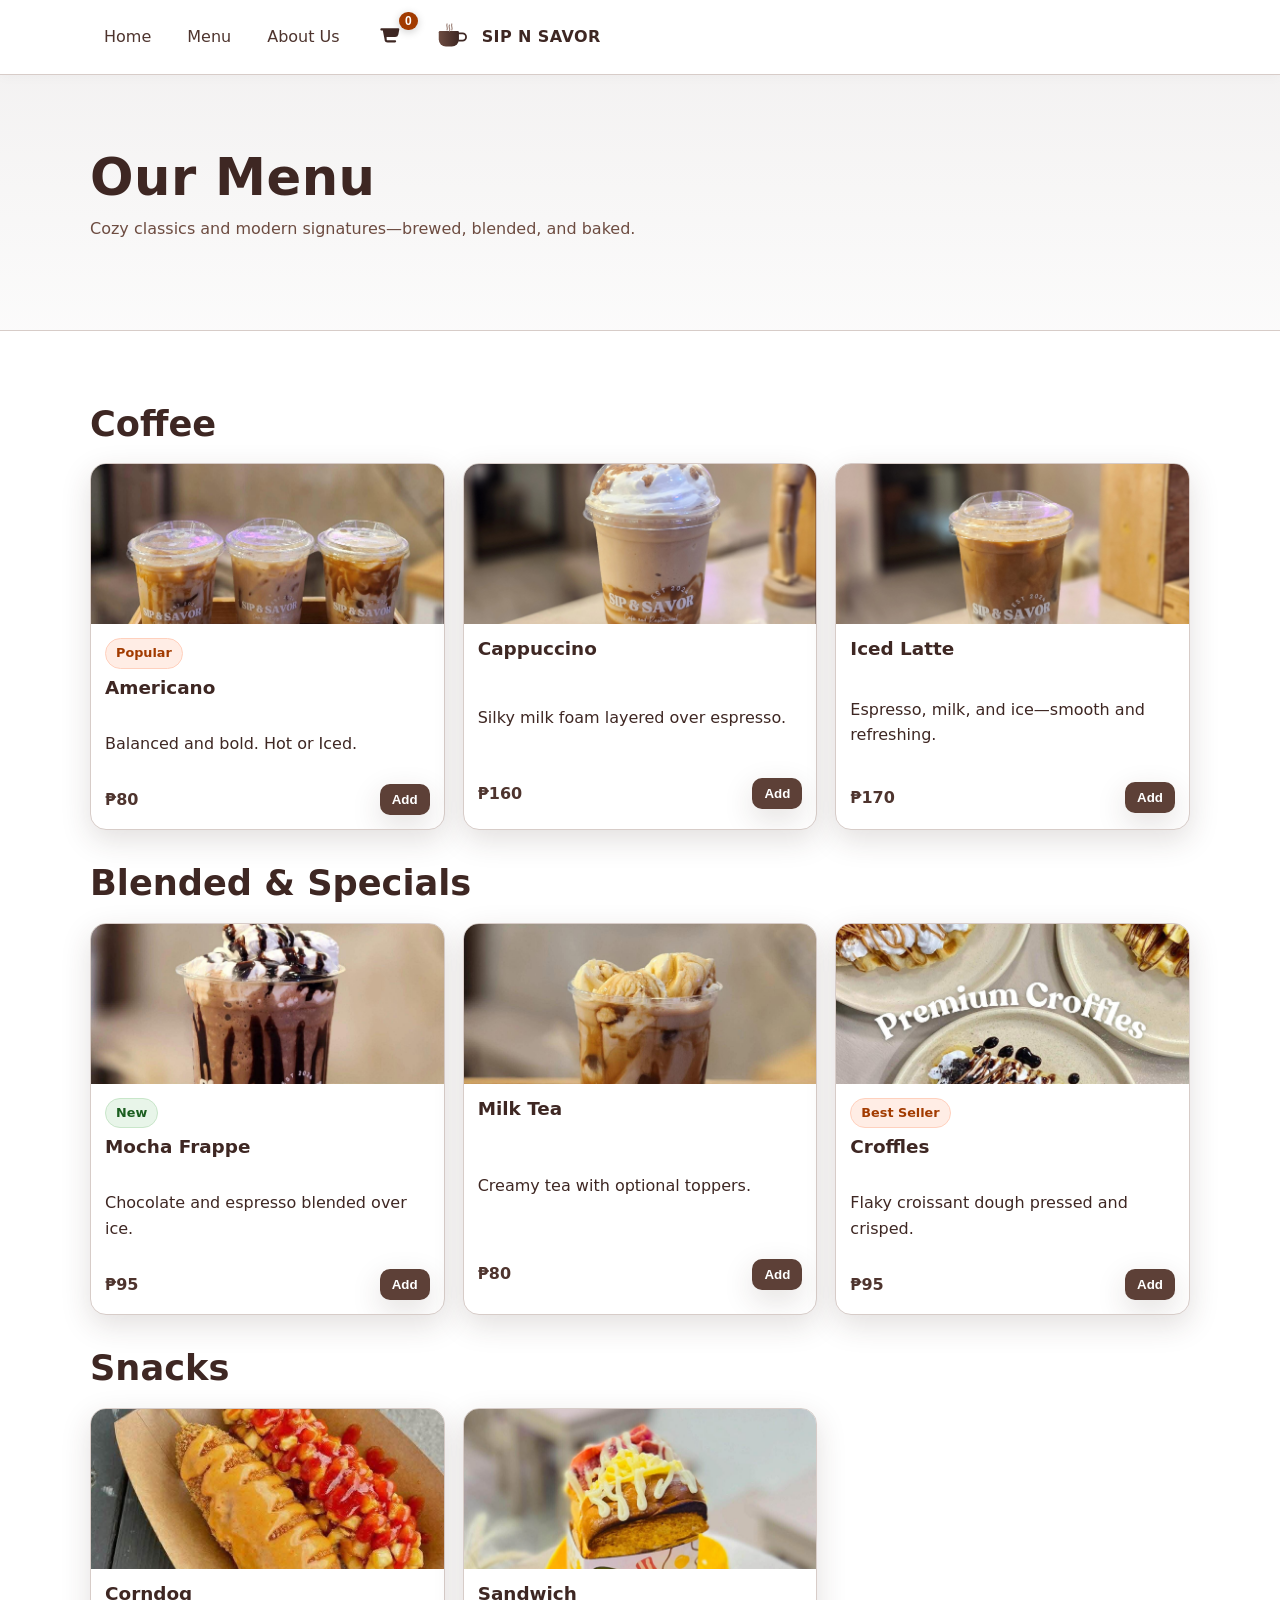
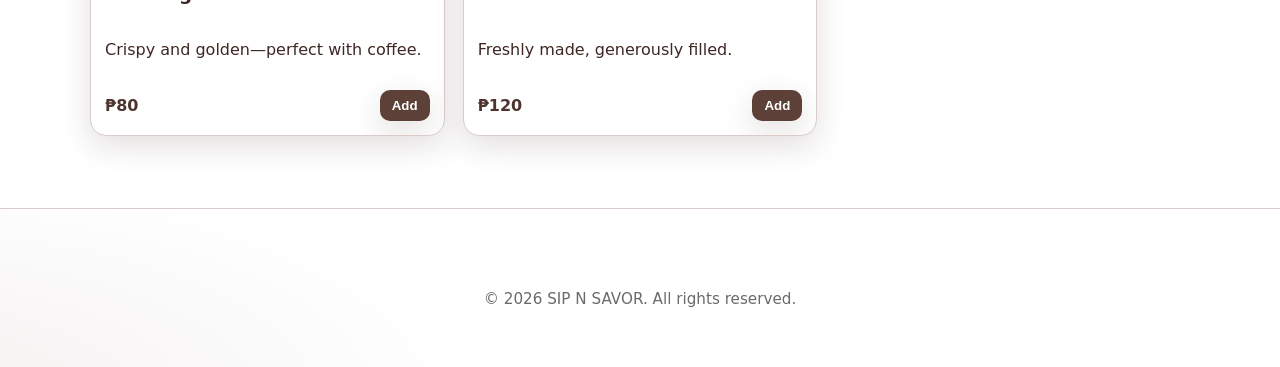
<file: menu.html>
<!doctype html>
<html lang="en">
<head>
  <meta charset="utf-8" />
  <meta name="viewport" content="width=device-width, initial-scale=1" />
  <title>Menu — SIP N SAVOR</title>
  <meta name="description" content="Browse the SIP N SAVOR menu of coffee, teas, and snacks." />
  <link rel="stylesheet" href="styles.css" />
</head>
<body>
  <!-- =================== NAVBAR (shared) =================== -->
  <header class="site-header">
    <nav class="nav container" aria-label="Primary">
      <input type="checkbox" id="nav-toggle" class="nav-toggle" aria-label="Open navigation" />
      <label for="nav-toggle" class="hamburger" aria-hidden="true">
        <span></span><span></span><span></span>
      </label>
      <ul class="nav-links" role="list">
        <li><a class="nav-link" href="index.html#home">Home</a></li>
        <li><a class="nav-link" href="menu.html">Menu</a></li>
        <li><a class="nav-link" href="index.html#about">About Us</a></li>
      </ul>
      <div class="nav-actions">
        <button id="cart-btn" class="cart-button" aria-label="Open cart" title="Cart">
          <svg viewBox="0 0 24 24" aria-hidden="true" focusable="false">
            <path d="M7 4h-2a1 1 0 1 0 0 2h1.28l1.6 8.03A3 3 0 0 0 10.84 17h6.78a1 1 0 1 0 0-2h-6.78a1 1 0 0 1-.98-.8L9.8 12h7.87a3 3 0 0 0 2.94-2.42l.89-4.45A1 1 0 0 0 20.52 4H7Zm12.29 2-.
              63 3.15a1 1 0 0 1-.98.8H9.47L8.55 6h10.74ZM9 19a2 2 0 1 0 0 4 2 2 0 0 0 0-4Zm8-2a2 2 0 1 0 .001 4.001A2 2 0 0 0 17 17Z" fill="currentColor"/>
          </svg>
          <span class="cart-count" data-cart-count>0</span>
        </button>
        <a class="logo" href="index.html#home" aria-label="SIP N SAVOR home">
          <svg viewBox="0 0 64 64" aria-hidden="true" focusable="false">
            <defs>
              <linearGradient id="cup" x1="0" x2="1">
                <stop offset="0%" stop-color="#6d4c41"/>
                <stop offset="100%" stop-color="#3e2723"/>
              </linearGradient>
            </defs>
            <path d="M10 22 h30 a2 2 0 0 1 2 2 v12 a12 12 0 0 1 -12 12 h-10 a12 12 0 0 1 -12 -12 v-12 a2 2 0 0 1 2 -2 z" fill="url(#cup)" />
            <path d="M42 26 h6 a6 6 0 1 1 0 12 h-6" fill="none" stroke="#3e2723" stroke-width="3" stroke-linecap="round"/>
            <path d="M22 10 c-2 4 2 6 0 10 M30 10 c-2 4 2 6 0 10 M26 12 c-2 4 2 6 0 10" fill="none" stroke="#a1887f" stroke-width="2" stroke-linecap="round"/>
          </svg>
          <span class="brand-text">SIP N SAVOR</span>
        </a>
      </div>
    </nav>
  </header>
  <main>
    <section class="section menu-hero">
      <div class="container">
        <h1>Our Menu</h1>
        <p class="section-intro">Cozy classics and modern signatures—brewed, blended, and baked.</p>
      </div>
    </section>

    <section class="section">
      <div class="container">
        <h2>Coffee</h2>
        <div class="menu-page-grid">
          <article class="menu-item" data-title="Americano" data-desc="Balanced and bold. Hot or Iced." data-img="images/product5.jpg" data-price="80">
            <img class="thumb" src="images/product5.jpg" alt="Americano"/>
            <div class="body">
              <div><span class="badge hot">Popular</span></div>
              <h3>Americano</h3>
              <p>Balanced and bold. Hot or Iced.</p>
              <div class="price-row"><span class="price">₱80</span><button class="btn">Add</button></div>
            </div>
          </article>
          <article class="menu-item" data-title="Cappuccino" data-desc="Silky milk foam layered over espresso." data-img="https://images.unsplash.com/photo-1517705008128-361805f42e86?q=80&w=1200&auto=format&fit=crop" data-price="160">
            <img class="thumb" src="images/cappucino.jpg" alt="Cappuccino"/>
            <div class="body">
              <h3>Cappuccino</h3>
              <p>Silky milk foam layered over espresso.</p>
              <div class="price-row"><span class="price">₱160</span><button class="btn">Add</button></div>
            </div>
          </article>
          <article class="menu-item" data-title="Iced Latte" data-desc="Espresso, milk, and ice—smooth and refreshing." data-img="https://images.unsplash.com/photo-1511745721610-03c0f2be2918?q=80&w=1200&auto=format&fit=crop" data-price="170">
            <img class="thumb" src="images/latte.jpg" alt="Iced Latte"/>
            <div class="body">
              <h3>Iced Latte</h3>
              <p>Espresso, milk, and ice—smooth and refreshing.</p>
              <div class="price-row"><span class="price">₱170</span><button class="btn">Add</button></div>
            </div>
          </article>
        </div>

        <h2 style="margin-top:32px;">Blended & Specials</h2>
        <div class="menu-page-grid">
          <article class="menu-item" data-title="Frappe" data-desc="Chocolate and espresso blended over ice." data-img="images/product8.jpg" data-price="95" data-flavors="frappe">
            <img class="thumb" src="images/product8.jpg" alt="Frappe"/>
            <div class="body">
              <div><span class="badge new">New</span></div>
              <h3>Mocha Frappe</h3>
              <p>Chocolate and espresso blended over ice.</p>
              <div class="price-row"><span class="price">₱95</span><button class="btn">Add</button></div>
            </div>
          </article>
          <article class="menu-item" data-title="Milk Tea" data-desc="Creamy tea with optional toppers." data-img="images/product10.jpg" data-price="80">
            <img class="thumb" src="images/product10.jpg" alt="Milk Tea"/>
            <div class="body">
              <h3>Milk Tea</h3>
              <p>Creamy tea with optional toppers.</p>
              <div class="price-row"><span class="price">₱80</span><button class="btn">Add</button></div>
            </div>
          </article>
          <article class="menu-item" data-title="Croffles" data-desc="Flaky croissant dough pressed and crisped." data-img="images/product7.jpg" data-price="95" data-flavors="croffles">
            <img class="thumb" src="images/product7.jpg" alt="Croffles"/>
            <div class="body">
              <div><span class="badge hot">Best Seller</span></div>
              <h3>Croffles</h3>
              <p>Flaky croissant dough pressed and crisped.</p>
              <div class="price-row"><span class="price">₱95</span><button class="btn">Add</button></div>
            </div>
          </article>
        </div>

        <h2 style="margin-top:32px;">Snacks</h2>
        <div class="menu-page-grid">
          <article class="menu-item" data-title="Corndog" data-desc="Crispy and golden—perfect with coffee." data-img="images/product6.jpg" data-price="80">
            <img class="thumb" src="images/product6.jpg" alt="Corndog"/>
            <div class="body">
              <h3>Corndog</h3>
              <p>Crispy and golden—perfect with coffee.</p>
              <div class="price-row"><span class="price">₱80</span><button class="btn">Add</button></div>
            </div>
          </article>
          <article class="menu-item" data-title="Sandwich" data-desc="Freshly made, generously filled." data-img="images/product9.jpg" data-price="120">
            <img class="thumb" src="images/product9.jpg" alt="Sandwich"/>
            <div class="body">
              <h3>Sandwich</h3>
              <p>Freshly made, generously filled.</p>
              <div class="price-row"><span class="price">₱120</span><button class="btn">Add</button></div>
            </div>
          </article>
        </div>
      </div>
    </section>
  </main>

  <footer class="site-footer">
    <div class="container">
      <p class="legal">© <span id="year"></span> SIP N SAVOR. All rights reserved.</p>
    </div>
    <script>document.getElementById('year').textContent = new Date().getFullYear();</script>
  </footer>
  <!-- =================== CART DRAWER & MODALS =================== -->
  <aside id="cart-container" class="cart-container" aria-hidden="true" aria-label="Shopping cart">
    <div class="cart-title">
      <span>Cart Items</span>
      <button id="cart-close" class="icon-btn" aria-label="Close cart">×</button>
    </div>
    <div id="cart-content" class="cart-content" role="region" aria-live="polite"></div>
    <div class="total"><div>Total</div><div class="total-price">₱0</div></div>
    <button id="cart-order-btn" class="btn btn-primary">Order Now</button>
  </aside>

  <!-- Product Detail Modal -->
  <div id="product-detail-modal" class="modal-backdrop" data-modal="product" hidden>
    <div class="modal-box">
      <img id="detail-img" alt="" />
      <div class="modal-body">
        <h3 id="detail-title"></h3>
        <p id="detail-desc"></p>
        <p><b id="popup-price">₱0</b></p>
        <div id="flavor-section" class="form-row" hidden>
          <label for="flavor-select">Select Flavor:</label>
          <select id="flavor-select"></select>
        </div>
        <div class="modal-actions">
          <button id="popup-add-cart" class="btn btn-primary">Add to Cart</button>
          <button id="popup-order" class="btn btn-success">Order Now</button>
          <button id="detail-close" class="btn btn-danger">Close</button>
        </div>
      </div>
    </div>
  </div>

  <!-- Payment Modal -->
  <div id="payment-modal" class="modal-backdrop" data-modal="payment" hidden>
    <div class="modal-box narrow">
      <h4>Checkout</h4>
      <input id="cust-name" class="form-input" placeholder="Full Name" />
      <input id="cust-phone" class="form-input" placeholder="Phone Number" />
      <input id="cust-address" class="form-input" placeholder="Delivery Address" />
      <label class="form-label">Payment Method</label>
      <select id="paymethod" class="form-input">
        <option value="">Select Payment</option>
        <option>GCash</option>
        <option>PayPal</option>
        <option>PayMaya</option>
        <option>BDO</option>
        <option>BPI</option>
      </select>
      <input id="cust-account" class="form-input" placeholder="Account / Number" />
      <div id="loader" class="loader" hidden></div>
      <div id="payment-msg" class="payment-msg" hidden>Payment Successful! Order Confirmed</div>
      <div class="modal-actions">
        <button id="confirm-payment" class="btn btn-success">Confirm Payment</button>
        <button id="close-payment" class="btn btn-danger">Close</button>
      </div>
    </div>
  </div>

  <!-- Receipt Modal -->
  <div id="receipt-modal" class="modal-backdrop" data-modal="receipt" hidden>
    <div class="modal-box narrow">
      <h4>Order Receipt</h4>
      <div id="receipt-content" class="receipt-paper"></div>
      <div class="modal-actions">
        <button id="close-receipt" class="btn btn-primary">Close</button>
      </div>
    </div>
  </div>
  <script src="cart.js"></script>
</body>
</html>
</file>
<file: styles.css>
/* ---------------------------
 Color system (brown + white)
---------------------------- */
:root{
  --brown-900: #3e2723; /* espresso */
  --brown-800: #4e342e;
  --brown-700: #5d4037;
  --brown-600: #6d4c41; /* latte */
  --brown-400: #8d6e63;
  --brown-300: #a1887f;
  --brown-200: #bcaaa4;
  --brown-100: #d7ccc8;
  --paper: #ffffff; /* white */
  --ink: #1b1b1b;
  --muted: #6b6b6b;
  --radius-xl: 18px;
  --radius-md: 12px;
  --shadow-1: 0 10px 30px rgba(62,39,35,0.15);
  --shadow-2: 0 18px 40px rgba(62,39,35,0.18);
}
/* Global base */
*, *::before, *::after { box-sizing: border-box; }
html { scroll-behavior: smooth; }
body{ margin: 0; font-family: system-ui, -apple-system, Segoe UI, Roboto, "Helvetica Neue", Arial, "Noto Sans"; color: var(--brown-900); background: #fff; line-height: 1.6; }
img{ max-width: 100%; display: block; }
.container{ width: min(1100px, 92vw); margin-inline: auto; }
.section{ padding: clamp(48px, 7vw, 72px) 0; }
h1, h2, h3{ line-height: 1.2; margin: 0 0 .5rem 0; }
h1{ font-size: clamp(2rem, 5vw, 3.2rem); letter-spacing: .5px; }
h2{ font-size: clamp(1.6rem, 3vw, 2.2rem); }
h3{ font-size: 1.15rem; }
.section-intro{ margin-top: .25rem; color: var(--brown-600); }

/* --------------------------- NAVBAR ---------------------------- */
.site-header{ position: sticky; top: 0; z-index: 100; background: var(--paper); border-bottom: 1px solid var(--brown-100); box-shadow: 0 2px 12px rgba(0,0,0,.03); }
.nav{ display: grid; grid-template-columns: auto 1fr auto; align-items: center; gap: 12px; padding: 12px 0; }
.nav-links{ display: flex; gap: 8px; padding: 0; margin: 0; list-style: none; align-items: center; }
.nav-link{ position: relative; display: inline-block; padding: 10px 14px; color: var(--brown-800); text-decoration: none; border-radius: 999px; transition: transform .18s ease, background-color .18s ease, color .18s ease; }
.nav-link::after{ content:""; position: absolute; left: 16px; right: 16px; bottom: 8px; height: 2px; background: var(--brown-700); transform: scaleX(0); transform-origin: left; transition: transform .25s ease; }
.nav-link:hover{ background: var(--brown-100); color: var(--brown-900); transform: translateY(-2px); }
.nav-link:hover::after{ transform: scaleX(1); }
.logo{ display: inline-flex; align-items: center; gap: 10px; color: var(--brown-900); text-decoration: none; padding: 6px 10px; border-radius: 12px; transition: transform .2s ease, background .2s ease; }
.logo svg{ width: 38px; height: 38px; }
.logo .brand-text{ font-weight: 700; letter-spacing: .4px; }
.logo:hover{ background: var(--brown-100); transform: translateY(-2px); }
.nav-actions{ display: inline-flex; align-items: center; gap: 12px; }
.nav-toggle{ display: none; }
.hamburger{ display: none; width: 36px; height: 28px; flex-direction: column; justify-content: space-between; cursor: pointer; }
.hamburger span{ display: block; height: 3px; background: var(--brown-800); border-radius: 2px; transition: transform .25s ease, opacity .25s ease; }
@media (max-width: 760px){ .nav{ grid-template-columns: auto auto; } .hamburger{ display: inline-flex; } .nav-links{ position: absolute; left: 0; right: 0; top: 64px; background: var(--paper); flex-direction: column; gap: 4px; padding: 10px 12px 12px; border-bottom: 1px solid var(--brown-100); transform-origin: top; transform: scaleY(0); opacity: 0; pointer-events: none; transition: transform .22s ease, opacity .22s ease; z-index: 90; } .nav-toggle:checked ~ .nav-links{ transform: scaleY(1); opacity: 1; pointer-events: auto; } .nav-toggle:checked + .hamburger span:nth-child(1){ transform: translateY(12px) rotate(45deg); } .nav-toggle:checked + .hamburger span:nth-child(2){ opacity: 0; } .nav-toggle:checked + .hamburger span:nth-child(3){ transform: translateY(-12px) rotate(-45deg); } }

/* Cart button */
.cart-button{ position: relative; display: inline-flex; align-items: center; gap: 8px; border: 0; background: transparent; color: var(--brown-900); padding: 6px 10px; border-radius: 12px; cursor: pointer; transition: background .18s ease, transform .18s ease; }
.cart-button:hover{ background: var(--brown-100); transform: translateY(-2px); }
.cart-button svg{ width: 26px; height: 26px; }
.cart-count{ position: absolute; top: -6px; right: -6px; background: #a23b00; color:#fff; font-size: .75rem; font-weight: 800; border-radius: 999px; padding: 2px 6px; box-shadow: 0 2px 8px rgba(0,0,0,.2); }

/* --------------------------- HERO ---------------------------- */
.hero{ position: relative; min-height: clamp(72vh, 84vh, 92vh); display: grid; align-items: center; overflow: clip; }
.hero-bg{ position: absolute; inset: 0; width: 100%; height: 100%; object-fit: cover; object-position: center; z-index: 0; }
.hero-overlay{ position: absolute; inset: 0; background: radial-gradient(1200px 500px at 70% 110%, rgba(141,110,99,.18), transparent 50%), linear-gradient(180deg, rgba(62,39,35,.55), rgba(62,39,35,.35) 35%, rgba(62,39,35,.25)); mix-blend-mode: multiply; z-index: 1; pointer-events: none; }
.hero-inner{ position: relative; z-index: 2; display: grid; grid-template-columns: 1.2fr minmax(280px, 0.8fr); gap: 20px; align-items: start; padding: clamp(32px, 4vw, 48px) 0; }
@media (max-width: 960px){ .hero-inner{ grid-template-columns: 1fr; } }
.map-embed{ width: 100%; border-radius: 16px; overflow: hidden; box-shadow: var(--shadow-1); background: rgba(255,255,255,.75); backdrop-filter: blur(1px); aspect-ratio: 16 / 9; position: relative; z-index: 2; }
@supports not (aspect-ratio: 16 / 9){ .map-embed{ height: 0; padding-bottom: 56.25%; } .map-embed iframe{ position: absolute; inset: 0; width: 100%; height: 100%; } }
.map-embed iframe{ width: 100%; height: 100%; border: 0; display: block; }
.contact{ display: flex; gap: 18px; padding: 0; margin: 0; list-style: none; flex-wrap: wrap; }
.contact a{ color: #242020; text-decoration: none; border-bottom: 1px dashed rgba(255,255,255,.65); transition: color .2s ease, border-color .2s ease, opacity .2s ease; }
.contact a:hover{ color: #10864b; border-color: #f5e9e6; opacity: .95; }
/* Lighter text color for hero section */
.hero .hero-copy,
.hero .hero-copy * {
  color: var(--brown-100); /* very light brown */
}

/* Optional: slightly stronger shade for the headline */
.hero .hero-copy h1 {
  color: var(--brown-200);
}

/* Optional: tagline a bit softer */
.hero .tagline {
  color: var(--brown-100);
}

/* --------------------------- HOME MENU CARDS ---------------------------- */
.menu-grid{ margin-top: 22px; display: grid; grid-template-columns: repeat(4, 1fr); gap: 18px; }
.card{ border: 1px solid var(--brown-100); border-radius: 14px; padding: 16px; background: #fff; box-shadow: var(--shadow-1); transition: transform .18s ease, box-shadow .18s ease, border-color .18s ease; cursor: pointer; }
.card:hover{ transform: translateY(-4px); box-shadow: var(--shadow-2); border-color: var(--brown-200); }
.card .price{ display: inline-block; margin-top: 8px; font-weight: 700; color: var(--brown-700); }
@media (max-width: 1200px){ .menu-grid{ grid-template-columns: repeat(3, 1fr); } }
@media (max-width: 960px){ .menu-grid{ grid-template-columns: repeat(2, 1fr); } }
@media (max-width: 560px){ .menu-grid{ grid-template-columns: 1fr; } }

/* --------------------------- ABOUT + CAROUSEL ---------------------------- */
.about p{ max-width: 62ch; }
.carousel{ width: 100%; margin-top: 16px; background: var(--paper); border: 3px solid var(--brown-100); border-radius: var(--radius-xl); overflow: hidden; box-shadow: var(--shadow-2); }
.carousel > input{ position: absolute; opacity: 0; pointer-events: none; }
.carousel .slides{ position: relative; width: 100%; height: 100%; isolation: isolate; }
.carousel .slide{ position: absolute; inset: 0; display: grid; grid-template-rows: 1fr auto; opacity: 0; transform: scale(.98); transition: opacity .6s ease, transform .6s ease; background: #fff; }
.carousel .slide img{ width: 100%; height: 100%; object-fit: cover; }
.carousel figcaption{ padding: 10px 12px; font-size: .95rem; color: var(--brown-900); background: linear-gradient(180deg, rgba(255,255,255,.92), rgba(255,255,255,.95)); border-top: 1px solid var(--brown-100); }
.carousel .controls{ position: absolute; bottom: 10px; left: 50%; transform: translateX(-50%); display: flex; gap: 8px; z-index: 3; }
.carousel .controls label{ width: 10px; height: 10px; border-radius: 999px; background: var(--brown-200); border: 1px solid var(--brown-300); cursor: pointer; transition: transform .2s ease, background .2s ease, border-color .2s ease; }
#ac1:checked ~ .slides .s1, #ac2:checked ~ .slides .s2, #ac3:checked ~ .slides .s3{ opacity: 1; transform: scale(1); }
#ac1:checked ~ .controls label[for="ac1"], #ac2:checked ~ .controls label[for="ac2"], #ac3:checked ~ .controls label[for="ac3"]{ background: var(--brown-700); border-color: var(--brown-700); transform: scale(1.25); }
@media (max-width: 720px){ .about .about-carousel{ aspect-ratio: 4 / 3; } }

/* --------------------------- REVIEWS ---------------------------- */
.reviews{ background: linear-gradient(180deg, #fff, #fff 50%, #fcfbfa 100%); border-top: 1px solid var(--brown-100); border-bottom: 1px solid var(--brown-100); }
.reviews-grid{ margin-top: 22px; display: grid; grid-template-columns: repeat(3, 1fr); gap: 18px; }
.review{ margin: 0; padding: 18px 18px 16px; border-left: 5px solid var(--brown-400); background: #fff; border-radius: 10px; box-shadow: var(--shadow-1); color: var(--brown-800); }
.review footer{ margin-top: 10px; color: var(--brown-600); font-weight: 600; }
@media (max-width: 960px){ .reviews-grid{ grid-template-columns: 1fr 1fr; } }
@media (max-width: 560px){ .reviews-grid{ grid-template-columns: 1fr; } }

/* --------------------------- FOOTER + FORM ---------------------------- */
.site-footer{ padding: 60px 0 40px; background: radial-gradient(1000px 380px at -10% 120%, rgba(141,110,99,.10), transparent 60%), #fff; border-top: 1px solid var(--brown-100); }
.feedback-form{ margin-top: 18px; background: #fff; border: 1px solid var(--brown-100); border-radius: 16px; padding: 18px; box-shadow: var(--shadow-1); background-image: linear-gradient(transparent 23px, rgba(141,110,99,.15) 24px, transparent 25px); background-size: 100% 25px; }
.feedback-form .row{ display: grid; grid-template-columns: 1fr 1fr; gap: 14px; margin-bottom: 12px; }
.feedback-form label{ display: block; font-weight: 600; color: var(--brown-800); }
.feedback-form input, .feedback-form textarea{ width: 100%; margin-top: 6px; padding: 12px 12px; font: inherit; border: 1px solid var(--brown-200); border-radius: 10px; background: rgba(255,255,255,.9); outline: none; transition: border-color .18s ease, box-shadow .18s ease, background .18s ease; }
.feedback-form textarea{ background: linear-gradient(transparent 23px, rgba(141,110,99,.12) 24px) 0 0/100% 25px #fff; line-height: 25px; }
.feedback-form input:focus, .feedback-form textarea:focus{ border-color: var(--brown-400); box-shadow: 0 0 0 4px rgba(141,110,99,.15); }
.feedback-form .btn{ margin-top: 10px; display: inline-block; background: var(--brown-700); color: #fff; border: 0; border-radius: 999px; padding: 12px 18px; font-weight: 700; cursor: pointer; transition: transform .18s ease, background-color .18s ease, box-shadow .18s ease; box-shadow: var(--shadow-1); }
.feedback-form .btn:hover{ background: var(--brown-800); transform: translateY(-2px); box-shadow: var(--shadow-2); }
.site-footer .legal{ margin-top: 18px; color: var(--muted); font-size: .95rem; text-align: center; }

/* =========================== MENU PAGE GRID =========================== */
.menu-hero{ background: linear-gradient(180deg, rgba(62,39,35,.06), rgba(62,39,35,.02)); border-bottom: 1px solid var(--brown-100); }
.menu-page-grid{ margin-top: 18px; display: grid; grid-template-columns: repeat(3, minmax(240px, 1fr)); gap: 18px; }
.menu-item{ background: #fff; border: 1px solid var(--brown-100); border-radius: 16px; overflow: hidden; display: grid; grid-template-rows: 160px auto; box-shadow: var(--shadow-1); transition: transform .18s ease, box-shadow .18s ease; }
.menu-item:hover{ transform: translateY(-4px); box-shadow: var(--shadow-2); }
.menu-item .thumb{ height: 100%; width: 100%; object-fit: cover; }
.menu-item .body{ padding: 14px; display: grid; gap: 8px; }
.badge{ display:inline-block; padding: 4px 10px; border-radius: 999px; font-size: .8rem; font-weight:700; }
.badge.hot{ background: #ffede5; color: #a23b00; border: 1px solid #ffd0bd; }
.badge.new{ background: #e8f5e9; color: #1b5e20; border: 1px solid #c8e6c9; }
.menu-item .price-row{ display:flex; align-items:center; justify-content:space-between; margin-top: 4px; }
.menu-item .price{ font-weight: 800; color: var(--brown-800); }
.menu-item .btn{ background: var(--brown-700); color: #fff; border:0; border-radius: 10px; padding: 8px 12px; cursor:pointer; }
.menu-item .btn:hover{ background: var(--brown-800); }
@media (max-width: 1000px){ .menu-page-grid{ grid-template-columns: repeat(2, minmax(220px, 1fr)); } }
@media (max-width: 620px){ .menu-page-grid{ grid-template-columns: 1fr; } }

/* =========================== CART DRAWER + MODALS =========================== */
.cart-container{ position: fixed; top: 70px; right: -420px; width: 360px; height: 80%; background: var(--brown-700); padding: 18px; border-radius: 12px 0 0 12px; transition:right .28s ease; z-index: 1000; display: flex; flex-direction: column; box-shadow: -2px 2px 22px rgba(0,0,0,0.35); color: #fff; }
.cart-container.active{ right: 0; }
.cart-title{ display:flex; justify-content:space-between; align-items:center; font-size:1.05rem; margin-bottom:10px; font-weight:700; color:#fff; }
.icon-btn{ background:none; border:none; color:#fff; font-size:1.6rem; cursor:pointer; }
.cart-content{ flex:1; overflow-y:auto; }
.cart-item{ display:flex; align-items:center; gap:10px; border-bottom:1px solid rgba(255,255,255,.15); padding:10px 0; }
.cart-item img{ width:56px; height:56px; object-fit:cover; border-radius:8px; }
.cart-item .meta{ flex:1; }
.cart-item .meta .title{ font-weight:700; }
.cart-item .meta .note{ font-size:.9rem; opacity:.9; }
.cart-item .actions{ display:flex; align-items:center; gap:6px; }
.qty{ display:inline-flex; align-items:center; gap:6px; }
.qty button{ width:24px; height:24px; border-radius:6px; border:0; background:#fff; color:var(--brown-800); cursor:pointer; }
.qty span{ min-width: 18px; text-align:center; font-weight:700; }
.remove-btn{ background: transparent; border: 1px solid rgba(255,255,255,.7); color:#fff; border-radius:8px; padding: 4px 6px; cursor:pointer; }
.total{ display:flex; justify-content:space-between; font-size:1.05rem; margin-top:12px; font-weight:700; color:#fff; }
.btn{ display:inline-block; border-radius: 999px; padding: 10px 14px; font-weight:700; cursor:pointer; box-shadow: var(--shadow-1); border:0; }
.btn-primary{ background: var(--brown-300); color:#2b1e1b; }
.btn-primary:hover{ background: var(--brown-200); }
.btn-success{ background: #2e7d32; color:#fff; }
.btn-success:hover{ background:#1b5e20; }
.btn-danger{ background: #b71c1c; color:#fff; }
.btn-danger:hover{ background:#8e0000; }

/* Modal base */
.modal-backdrop{ position: fixed; inset:0; background: rgba(0,0,0,.7); display:flex; align-items:center; justify-content:center; z-index: 1200; }
.modal-backdrop[hidden]{ display:none; }
.modal-box{ background:#a0522d; padding: 22px; border-radius: 15px; color:#fff; display:flex; gap: 18px; align-items: stretch; max-width: 720px; width: calc(92vw); }
.modal-box.narrow{ max-width: 420px; display:block; }
.modal-box img{ width: 280px; max-height: 240px; object-fit: cover; border-radius: 10px; }
.modal-body{ display:grid; gap:10px; align-content:start; }
.form-row{ display:grid; gap:6px; }
.form-input{ width:100%; padding: 10px 12px; border-radius: 10px; border: 1px solid rgba(255,255,255,.4); background: rgba(255,255,255,.9); color:#1b1b1b; font: inherit; }
.form-label{ display:block; font-weight:700; margin-top: 8px; }
.modal-actions{ display:flex; gap:8px; flex-wrap:wrap; margin-top:8px; }
.loader{ border:5px solid #f3f3f3; border-top:5px solid #ffd700; border-radius:50%; width:40px; height:40px; animation:spin 1s linear infinite; margin:10px auto; }
@keyframes spin{ 0%{transform:rotate(0deg);} 100%{transform:rotate(360deg);} }
.payment-msg{ color: #90ee90; font-weight: 800; text-align: center; }
.receipt-paper{ background:white; color:black; padding:18px; border-radius:8px; margin-top:10px; font-family:monospace; box-shadow:0 3px 10px rgba(0,0,0,0.3); max-height:300px; overflow-y:auto; }
</file>
